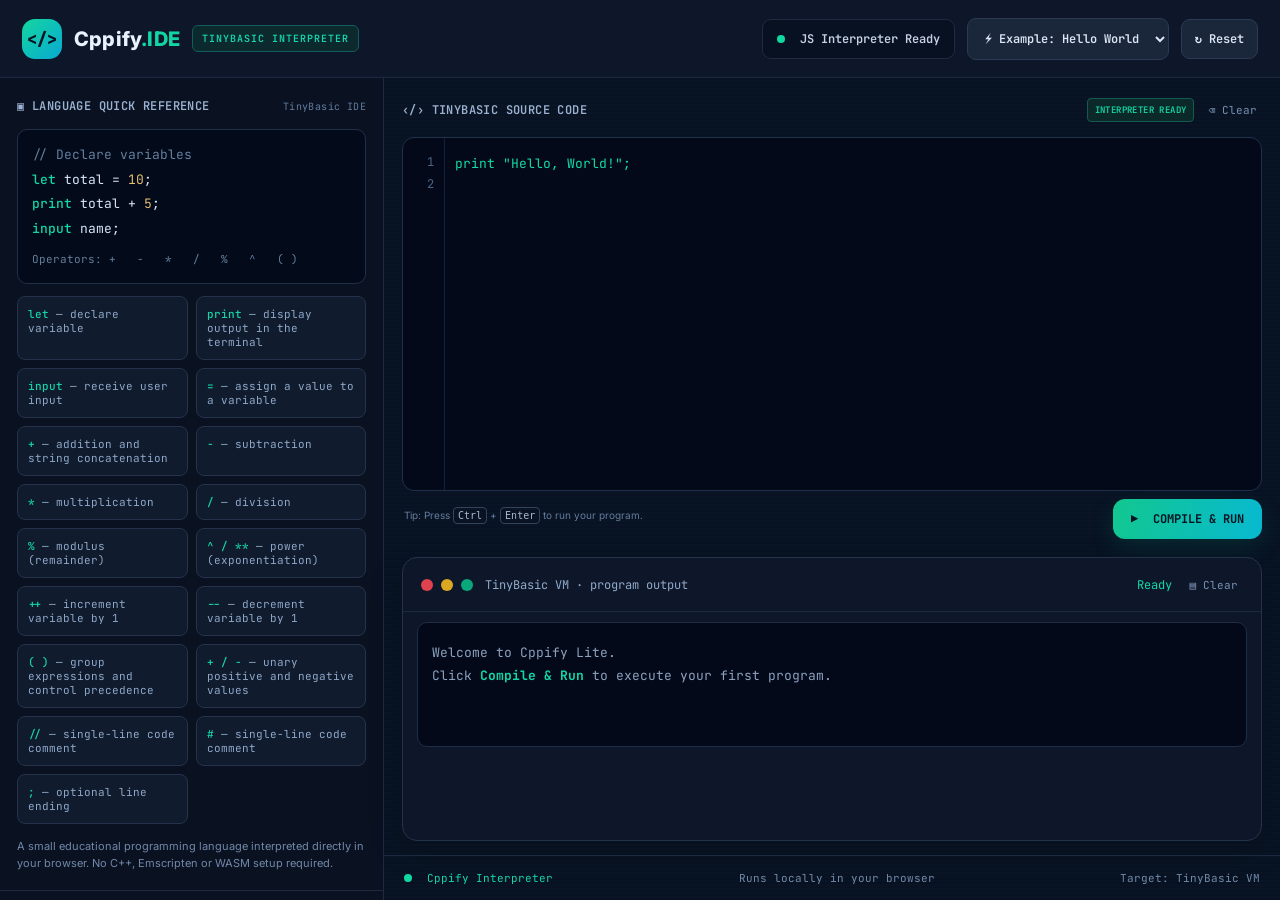
<file: index.html>
<!doctype html>
<html lang="en">
<head>
  <meta charset="UTF-8">
  <meta name="viewport" content="width=device-width, initial-scale=1.0">
  <meta name="theme-color" content="#0b1222">
  <title>Cppify TinyBasic Interpreter</title>
  <link rel="preconnect" href="https://fonts.googleapis.com">
  <link rel="preconnect" href="https://fonts.gstatic.com" crossorigin>
  <link href="https://fonts.googleapis.com/css2?family=Inter:wght@400;500;600;700;800&family=JetBrains+Mono:wght@400;500;600;700&display=swap" rel="stylesheet">
  <link rel="stylesheet" href="styles.css">
</head>
<body>
  <header class="topbar">
    <a class="brand" href="#" aria-label="Cppify IDE home">
      <span class="brand-mark">&lt;/&gt;</span><span>Cppify<span class="brand-dot">.IDE</span></span>
      <span class="brand-tag">TINYBASIC INTERPRETER</span>
    </a>
    <div class="top-actions">
      <span class="engine-status"><i></i> JS Interpreter Ready</span>
      <select id="examples" aria-label="Choose example">
        <option value="">⚡ Example: Hello World</option>
        <option value="hello">Hello World</option>
        <option value="input">User Input</option>
        <option value="math">Arithmetic</option>
        <option value="variables">Variables</option>
      </select>
      <button id="resetBtn" class="secondary-btn">↻ Reset</button>
    </div>
  </header>

  <main class="workspace">
    <aside class="sidebar">
      <section class="reference">
        <div class="section-heading"><span>▣ LANGUAGE QUICK REFERENCE</span><small>TinyBasic IDE</small></div>
        <div class="syntax-card">
          <div class="comment">// Declare variables</div>
          <div><b>let</b> total = <em>10</em>;</div>
          <div><b>print</b> total + <em>5</em>;</div>
          <div><b>input</b> name;</div>
          <div class="muted">Operators: + &nbsp; - &nbsp; * &nbsp; / &nbsp; % &nbsp; ^ &nbsp; ( )</div>
        </div>
        <div class="reference-grid">
            <div><b>let</b><span> — declare variable</span></div>
            <div><b>print</b><span> — display output in the terminal</span></div>
            <div><b>input</b><span> — receive user input</span></div>
            <div><b>=</b><span> — assign a value to a variable</span></div>

            <div><b>+</b><span> — addition and string concatenation</span></div>
            <div><b>-</b><span> — subtraction</span></div>
            <div><b>*</b><span> — multiplication</span></div>
            <div><b>/</b><span> — division</span></div>
            <div><b>%</b><span> — modulus (remainder)</span></div>
            <div><b>^ / **</b><span> — power (exponentiation)</span></div>
            <div><b>++</b><span> — increment variable by 1</span></div>
            <div><b>--</b><span> — decrement variable by 1</span></div>
            <div><b>( )</b><span> — group expressions and control precedence</span></div>
            <div><b>+ / -</b><span> — unary positive and negative values</span></div>

            <div><b>//</b><span> — single-line code comment</span></div>
            <div><b>#</b><span> — single-line code comment</span></div>
            <div><b>;</b><span> — optional line ending</span></div>
        </div>
        <p class="reference-note">A small educational programming language interpreted directly in your browser. No C++, Emscripten or WASM setup required.</p>
      </section>

    </aside>

    <section class="main-panel">
      <section class="editor-section source-panel">
        <div class="section-heading">
          <span>‹/› TINYBASIC SOURCE CODE</span>
          <div class="editor-tools"><span class="ready-pill">INTERPRETER READY</span><button id="clearBtn" class="text-btn">⌫ Clear</button></div>
        </div>
        <div class="editor-wrap">
          <div class="line-numbers" id="lineNumbers">1<br>2<br>3</div>
          <textarea id="source" spellcheck="false" autocapitalize="off" autocomplete="off" aria-label="TinyBasic source code">print "Hello, World!";
</textarea>
        </div>
        <div class="editor-footer">
          <div class="editor-hint">Tip: Press <kbd>Ctrl</kbd> + <kbd>Enter</kbd> to run your program.</div>
          <button id="runBtn" class="run-btn"><span>▶</span> COMPILE &amp; RUN</button>
        </div>
      </section>
      <div class="terminal-card">
        <div class="terminal-head">
          <div class="terminal-title"><span class="traffic"><i></i><i></i><i></i></span><span id="panelTitle">TinyBasic VM · program output</span></div>
          <div class="terminal-actions"><span id="runStatus">Ready</span><button id="terminalClear" class="text-btn">▤ Clear</button></div>
        </div>
        <div class="terminal-body">
          <div id="consoleView" class="view active">
            <div id="output" class="output" aria-live="polite"><div class="welcome">Welcome to Cppify Lite.<br>Click <b>Compile &amp; Run</b> to execute your first program.</div></div>
            <form id="inputForm" class="input-form hidden">
              <label id="inputLabel" for="runtimeInput">Program is requesting input:</label>
              <div class="input-row"><input id="runtimeInput" type="text" autocomplete="off" placeholder="Type a value..."><button type="submit">Submit ↵</button></div>
            </form>
          </div>
        </div>
      </div>
      <footer class="statusbar"><span><i></i> Cppify  Interpreter</span><span>Runs locally in your browser</span><span>Target: TinyBasic VM</span></footer>
    </section>
  </main>
  <script src="app.js"></script>
</body>
</html>
</file>
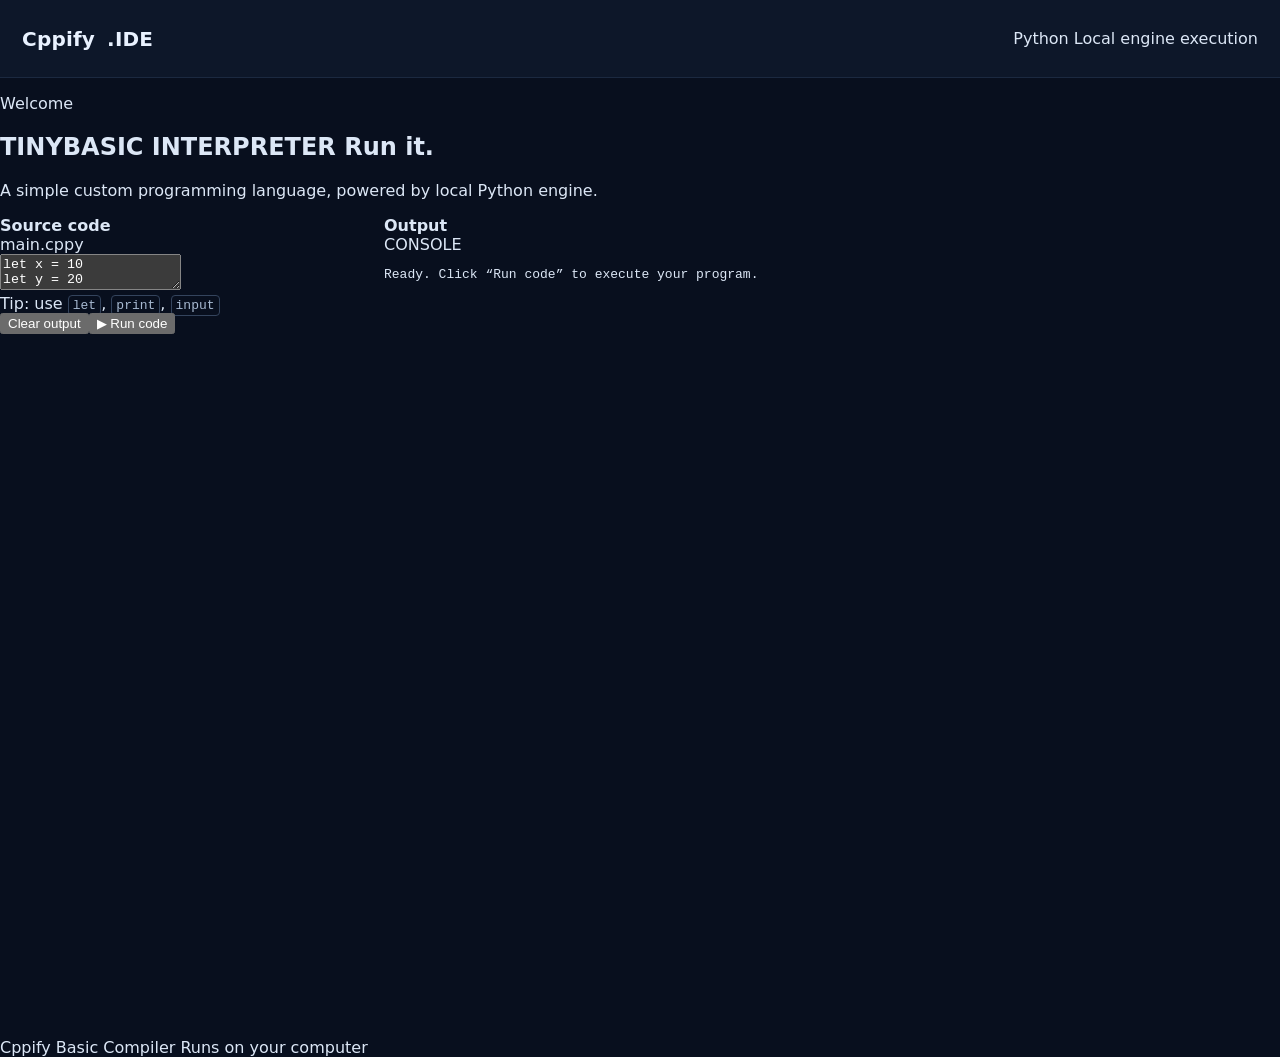
<file: frontend/index.html>
<!doctype html>
<html lang="en">
<head>
  <meta charset="utf-8">
  <meta name="viewport" content="width=device-width, initial-scale=1">
  <meta name="theme-color" content="#101827">
  <title>Cppify — Basic Language Compiler</title>
  <link rel="stylesheet" href="/styles.css">
</head>
<body>
  <main class="shell">
    <header class="topbar">
      <a class="brand" href="/">Cppify<span>.IDE</span></a>
      <span class="engine-tag"><i></i> Python Local engine execution</span>
    </header>

    <section class="intro">
      <p class="eyebrow"> Welcome</p></h1>
      <h1> TINYBASIC INTERPRETER <span>Run it.</span></h1>
      <p class="subtitle">A simple custom programming language, powered by local Python engine.</p>
    </section>

    <section class="workspace" aria-label="Code editor and output">
      <div class="panel editor-panel">
        <div class="panel-heading"><div><span class="dot dot-blue"></span> <strong>Source code</strong></div><span class="file-name">main.cppy</span></div>
        <textarea id="code" spellcheck="false" autocapitalize="off" autocomplete="off">let x = 10
let y = 20
print "Total:"
print x + y
increment x
print x</textarea>
        <div class="toolbar">
          <span class="hint">Tip: use <kbd>let</kbd>, <kbd>print</kbd>, <kbd>input</kbd></span>
          <div class="actions"><button id="clear" class="secondary" type="button">Clear output</button><button id="run" class="primary" type="button"><span>▶</span> Run code</button></div>
        </div>
      </div>

      <div class="panel output-panel">
        <div class="panel-heading"><div><span class="dot dot-green"></span> <strong>Output</strong></div><span class="file-name">CONSOLE</span></div>
        <pre id="output" aria-live="polite">Ready. Click “Run code” to execute your program.</pre>
      </div>
    </section>

    <footer><span>Cppify Basic Compiler</span><span> Runs on your computer</span></footer>
  </main>
  <script src="/app.js" defer></script>
</body>
</html>
</file>
<file: styles.css>
*{box-sizing:border-box} :root{color-scheme:dark;--bg:#080f1e;--panel:#0d1729;--panel2:#101d31;--border:#1e2b42;--text:#dce7f6;--muted:#8095b3;--green:#11d7a0;--cyan:#08b8d3;--mono:"JetBrains Mono",monospace;--sans:Inter,system-ui,sans-serif} body{margin:0;background:var(--bg);color:var(--text);font-family:var(--sans);min-height:100vh}.topbar{height:78px;padding:0 22px;display:flex;align-items:center;justify-content:space-between;background:#0d1729;border-bottom:1px solid #1b2940;gap:20px}.brand{display:flex;align-items:center;gap:12px;color:#e9f2ff;text-decoration:none;font-weight:800;font-size:20px;letter-spacing:.2px;white-space:nowrap}.brand-mark{display:grid;place-items:center;width:40px;height:40px;border-radius:13px;background:linear-gradient(135deg,#14d6a0,#08a9d2);color:#041321;font-family:var(--mono);font-weight:800;font-size:17px}.brand-dot{color:#13d5a4}.brand-tag{font:600 10px var(--mono);letter-spacing:1px;color:#16d6ad;border:1px solid #145c5b;background:#0c292e;padding:6px 9px;border-radius:6px}.top-actions{display:flex;align-items:center;gap:12px}.engine-status{font:600 12px var(--mono);color:#c5d2e4;background:#081121;border:1px solid var(--border);border-radius:9px;padding:11px 14px;white-space:nowrap}.engine-status i,.statusbar i{display:inline-block;width:8px;height:8px;border-radius:50%;background:var(--green);margin-right:8px}select,.secondary-btn{background:#1a263a;border:1px solid #2b3b55;color:#dce7f6;border-radius:9px;padding:11px 13px;font:600 12px var(--mono)}button{cursor:pointer}button:hover,.secondary-btn:hover{filter:brightness(1.16)}.workspace{display:grid;grid-template-columns:minmax(360px,30%) 1fr;min-height:calc(100vh - 78px)}.sidebar{background:#0a1222;border-right:1px solid #1c2940;display:flex;flex-direction:column;min-width:0}.reference{padding:20px 17px 17px;border-bottom:1px solid #1d2a40}.section-heading{display:flex;align-items:center;justify-content:space-between;gap:8px;color:#9bb2d0;font:600 12px var(--mono);letter-spacing:.4px;margin-bottom:15px}.section-heading small{font-size:10px;color:#617b9d;font-weight:400}.syntax-card{background:#030a19;border:1px solid #20304a;border-radius:10px;padding:13px 14px;font:13px/1.9 var(--mono);color:#d8e5f8}.syntax-card b{color:#12d6a6;font-weight:500}.syntax-card em{color:#e6bd74;font-style:normal}.comment,.muted{color:#647f9f}.muted{margin-top:7px;font-size:11px}.reference-grid{display:grid;grid-template-columns:1fr 1fr;gap:8px;margin-top:12px}.reference-grid div{background:#101b2e;border:1px solid #24334b;border-radius:8px;padding:10px;font:11px var(--mono);color:#8fa8c8}.reference-grid b{color:#15d5a8;font-weight:500}.reference-note{font-size:11px;line-height:1.6;color:#7188a8;margin:14px 0 0}.editor-section{padding:19px 17px 10px;display:flex;flex-direction:column;flex:1;min-height:300px}.editor-tools{display:flex;align-items:center;gap:9px}.ready-pill{font:600 9px var(--mono);color:#12d6a6;border:1px solid #155a52;background:#0b2929;padding:5px 7px;border-radius:4px}.text-btn{border:0;background:transparent;color:#7992b4;font:11px var(--mono);padding:5px}.text-btn:hover{color:#e4f1ff}.editor-wrap{display:flex;min-height:245px;flex:1;background:#030918;border:1px solid #20304a;border-radius:12px;overflow:hidden}.line-numbers{padding:14px 10px 14px 13px;color:#4e6686;font:12px/1.8 var(--mono);text-align:right;border-right:1px solid #14213a;min-width:42px;user-select:none}.editor-wrap textarea{resize:none;flex:1;min-width:0;border:0;outline:0;background:transparent;color:#14dba7;padding:14px 10px;font:13px/1.8 var(--mono);tab-size:2;white-space:pre;overflow:auto}.editor-hint{font-size:10px;color:#647d9e;margin:9px 2px 0}kbd{border:1px solid #34445d;border-radius:4px;padding:2px 4px;color:#a8bad2}.run-btn{margin:10px 17px 20px;border:0;border-radius:12px;padding:16px;background:linear-gradient(100deg,#12c78f,#08b9d0);color:#041322;font:700 14px var(--mono);box-shadow:0 8px 25px #05b88c25}.run-btn span{margin-right:8px}.main-panel{display:flex;flex-direction:column;min-width:0;background:repeating-linear-gradient(0deg,#081222,#081222 2px,#091424 2px,#091424 4px)}.terminal-card{margin:18px;background:#0d1729;border:1px solid #24334c;border-radius:15px;min-height:530px;display:flex;flex-direction:column;box-shadow:0 12px 36px #0002}.terminal-head{height:54px;padding:0 18px;display:flex;align-items:center;justify-content:space-between;border-bottom:1px solid #1c2a41;gap:10px}.terminal-title,.terminal-actions{display:flex;align-items:center;gap:12px;font:12px var(--mono);color:#91a9c9}.traffic{display:flex;gap:8px}.traffic i{width:12px;height:12px;border-radius:50%;background:#df424d}.traffic i:nth-child(2){background:#dca821}.traffic i:nth-child(3){background:#0aa77d}.terminal-actions #runStatus{color:#12d8a5}.terminal-body{padding:14px 17px 18px;flex:1;min-height:0}.view{display:none}.view.active{display:block!important}.output{min-height:430px;background:#030918;border:1px solid #1e2d46;border-radius:10px;padding:18px 14px;font:13px/1.8 var(--mono);color:#e2ecf8;white-space:pre-wrap;overflow:auto}.welcome{color:#8ba1bf}.welcome b{color:#13d6a6}.output-line{color:#dbe8f8}.output-line.success{color:#20dca9}.output-line.error{color:#ff8189}.output-line.system{color:#7993b6}.input-form{margin-top:12px;background:#101e32;border:1px solid #28506a;border-radius:9px;padding:12px}.input-form label{display:block;color:#13d6a6;font:12px var(--mono);margin-bottom:9px}.input-row{display:flex;gap:8px}.input-row input{flex:1;min-width:0;background:#030918;border:1px solid #31435e;border-radius:7px;padding:11px;color:#eaf3ff;font:13px var(--mono);outline:none}.input-row button{background:#12c99a;color:#041421;border:0;border-radius:7px;padding:0 15px;font:700 12px var(--mono)}.hidden{display:none!important}.code-view{min-height:430px;background:#030918;border:1px solid #1e2d46;border-radius:10px;padding:18px;color:#9ed7c8;font:12px/1.8 var(--mono);white-space:pre-wrap;overflow:auto}.help-view{min-height:430px;background:#030918;border:1px solid #1e2d46;border-radius:10px;padding:20px;color:#a9bad2;font-size:13px;line-height:1.8}.help-view h2{color:#18d7aa;font:600 17px var(--mono)}.help-view pre{background:#0e1b2e;border:1px solid #263852;border-radius:8px;padding:13px;color:#20dca9;font:12px/1.8 var(--mono);overflow:auto}.help-view li{margin:8px 0}.help-view code{color:#20dca9}.statusbar{margin-top:auto;padding:15px 20px;display:flex;justify-content:space-between;gap:10px;color:#7189a9;font:11px var(--mono);border-top:1px solid #1c2a41}.statusbar span:first-child{color:#16d6a5}@media(max-width:950px){.workspace{grid-template-columns: minmax(310px,38%) 1fr}.topbar{padding:0 14px}.brand-tag{display:none}.engine-status{display:none}.tabs{padding:0 8px}.tab{padding:0 9px;font-size:10px}.terminal-card{margin:12px}}@media(max-width:700px){.topbar{height:auto;min-height:70px;flex-wrap:wrap;padding:12px;gap:10px}.top-actions{width:100%;justify-content:space-between}.workspace{display:flex;flex-direction:column}.sidebar{border-right:0;border-bottom:1px solid var(--border)}.editor-section{min-height:320px}.editor-wrap{min-height:210px}.run-btn{margin-bottom:16px}.tabs{height:54px}.terminal-card{min-height:430px}.output,.code-view,.help-view{min-height:330px}.statusbar{font-size:9px;flex-wrap:wrap}.reference-grid{grid-template-columns:1fr 1fr}}@media(max-width:420px){.brand{font-size:17px}.top-actions select{max-width:190px}.reference-grid{grid-template-columns:1fr}.terminal-head{padding:0 10px}.terminal-title{font-size:10px}.terminal-body{padding:10px}.terminal-card{margin:8px}.output{padding:12px;font-size:12px}}


/* Source-first workspace: editable source above, program output below. */
.main-panel{min-height:calc(100vh - 78px);padding:0 0 0;}
.source-panel{flex:1 1 58%;min-height:320px;padding:20px 18px 10px;}
.source-panel .editor-wrap{min-height:0;flex:1 1 auto;}
.editor-footer{display:flex;align-items:center;justify-content:space-between;gap:14px;}
.editor-footer .editor-hint{margin:9px 2px;}
.source-panel .run-btn{flex:0 0 auto;margin:8px 0 0;padding:12px 18px;font-size:12px;}
.main-panel>.terminal-card{flex:1 1 35%;min-height:230px;margin:8px 18px 14px;}
.main-panel .terminal-body{padding:10px 14px 14px;}
.main-panel .output{min-height:125px;height:100%;}
@media(max-width:950px){.main-panel>.terminal-card{margin-left:12px;margin-right:12px}.source-panel{padding-left:12px;padding-right:12px}}
@media(max-width:700px){
  .main-panel{min-height:900px;}
  .source-panel{flex:1 1 470px;min-height:390px;padding:17px 12px 8px;}
  .source-panel .editor-wrap{min-height:260px;}
  .editor-footer{align-items:flex-start;flex-direction:column;gap:4px;}
  .source-panel .run-btn{width:100%;margin:5px 0 0;}
  .main-panel>.terminal-card{flex:1 1 360px;min-height:330px;margin:10px 10px 14px;}
  .main-panel .output{min-height:230px;}
}
</file>
